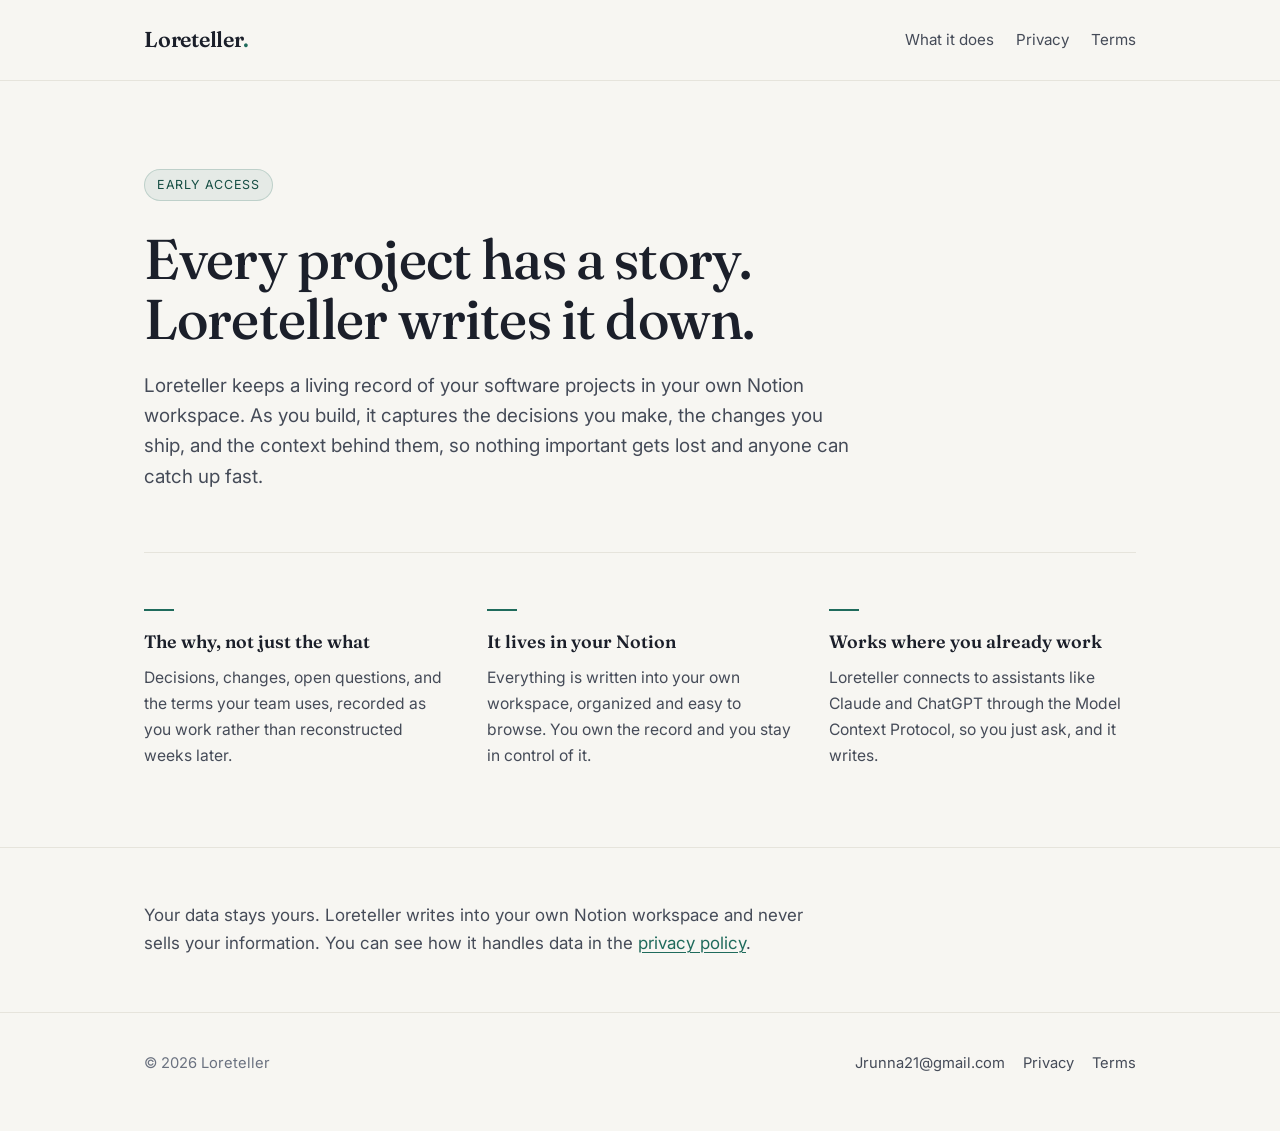
<file: index.html>
<!doctype html>
<html lang="en">
<head>
<meta charset="utf-8">
<meta name="viewport" content="width=device-width, initial-scale=1">
<title>Loreteller</title>
<meta name="description" content="Loreteller keeps a living record of your software projects in your own Notion workspace, capturing the decisions, changes, and context as you build.">
<link rel="preconnect" href="https://fonts.googleapis.com">
<link rel="preconnect" href="https://fonts.gstatic.com" crossorigin>
<link rel="stylesheet" href="/styles.css">
</head>
<body>
<header class="site-header">
  <div class="wrap">
    <a class="wordmark" href="/">Loreteller<span class="dot">.</span></a>
    <nav class="nav" aria-label="Primary">
      <a href="#what">What it does</a>
      <a href="/privacy">Privacy</a>
      <a href="/terms">Terms</a>
    </nav>
  </div>
</header>

<main>
  <section class="hero">
    <div class="wrap">
      <span class="tag">Early access</span>
      <h1>Every project has a story. Loreteller writes it down.</h1>
      <p class="lead">Loreteller keeps a living record of your software projects in your own Notion workspace. As you build, it captures the decisions you make, the changes you ship, and the context behind them, so nothing important gets lost and anyone can catch up fast.</p>
    </div>
  </section>

  <section class="features" id="what">
    <div class="wrap">
      <div class="features-grid">
        <div class="feature">
          <hr class="rule">
          <h3>The why, not just the what</h3>
          <p>Decisions, changes, open questions, and the terms your team uses, recorded as you work rather than reconstructed weeks later.</p>
        </div>
        <div class="feature">
          <hr class="rule">
          <h3>It lives in your Notion</h3>
          <p>Everything is written into your own workspace, organized and easy to browse. You own the record and you stay in control of it.</p>
        </div>
        <div class="feature">
          <hr class="rule">
          <h3>Works where you already work</h3>
          <p>Loreteller connects to assistants like Claude and ChatGPT through the Model Context Protocol, so you just ask, and it writes.</p>
        </div>
      </div>
    </div>
  </section>

  <section class="trust">
    <div class="wrap">
      <p>Your data stays yours. Loreteller writes into your own Notion workspace and never sells your information. You can see how it handles data in the <a href="/privacy">privacy policy</a>.</p>
    </div>
  </section>
</main>

<footer class="site-footer">
  <div class="wrap">
    <div class="row">
      <span>&copy; 2026 Loreteller</span>
      <span class="foot-links">
        <a href="mailto:Jrunna21@gmail.com">Jrunna21@gmail.com</a>
        <a href="/privacy">Privacy</a>
        <a href="/terms">Terms</a>
      </span>
    </div>
  </div>
</footer>
</body>
</html>
</file>
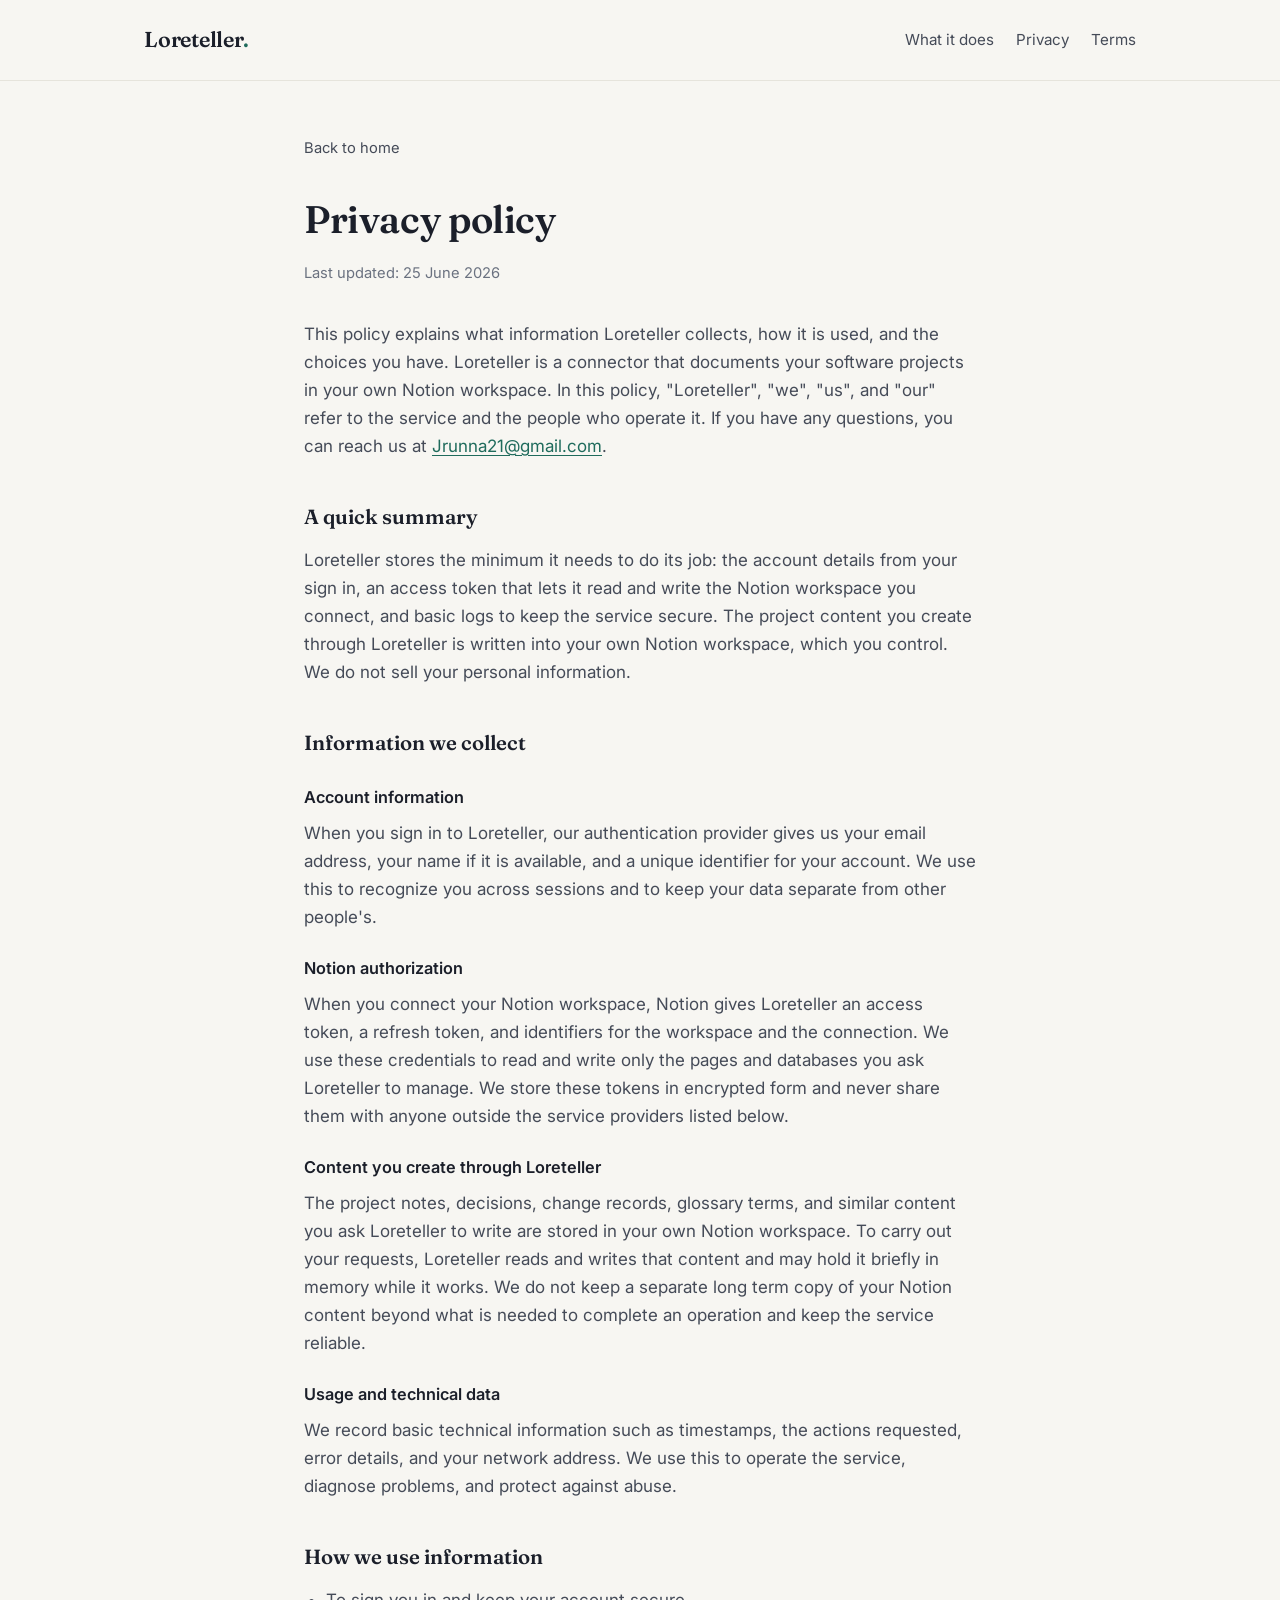
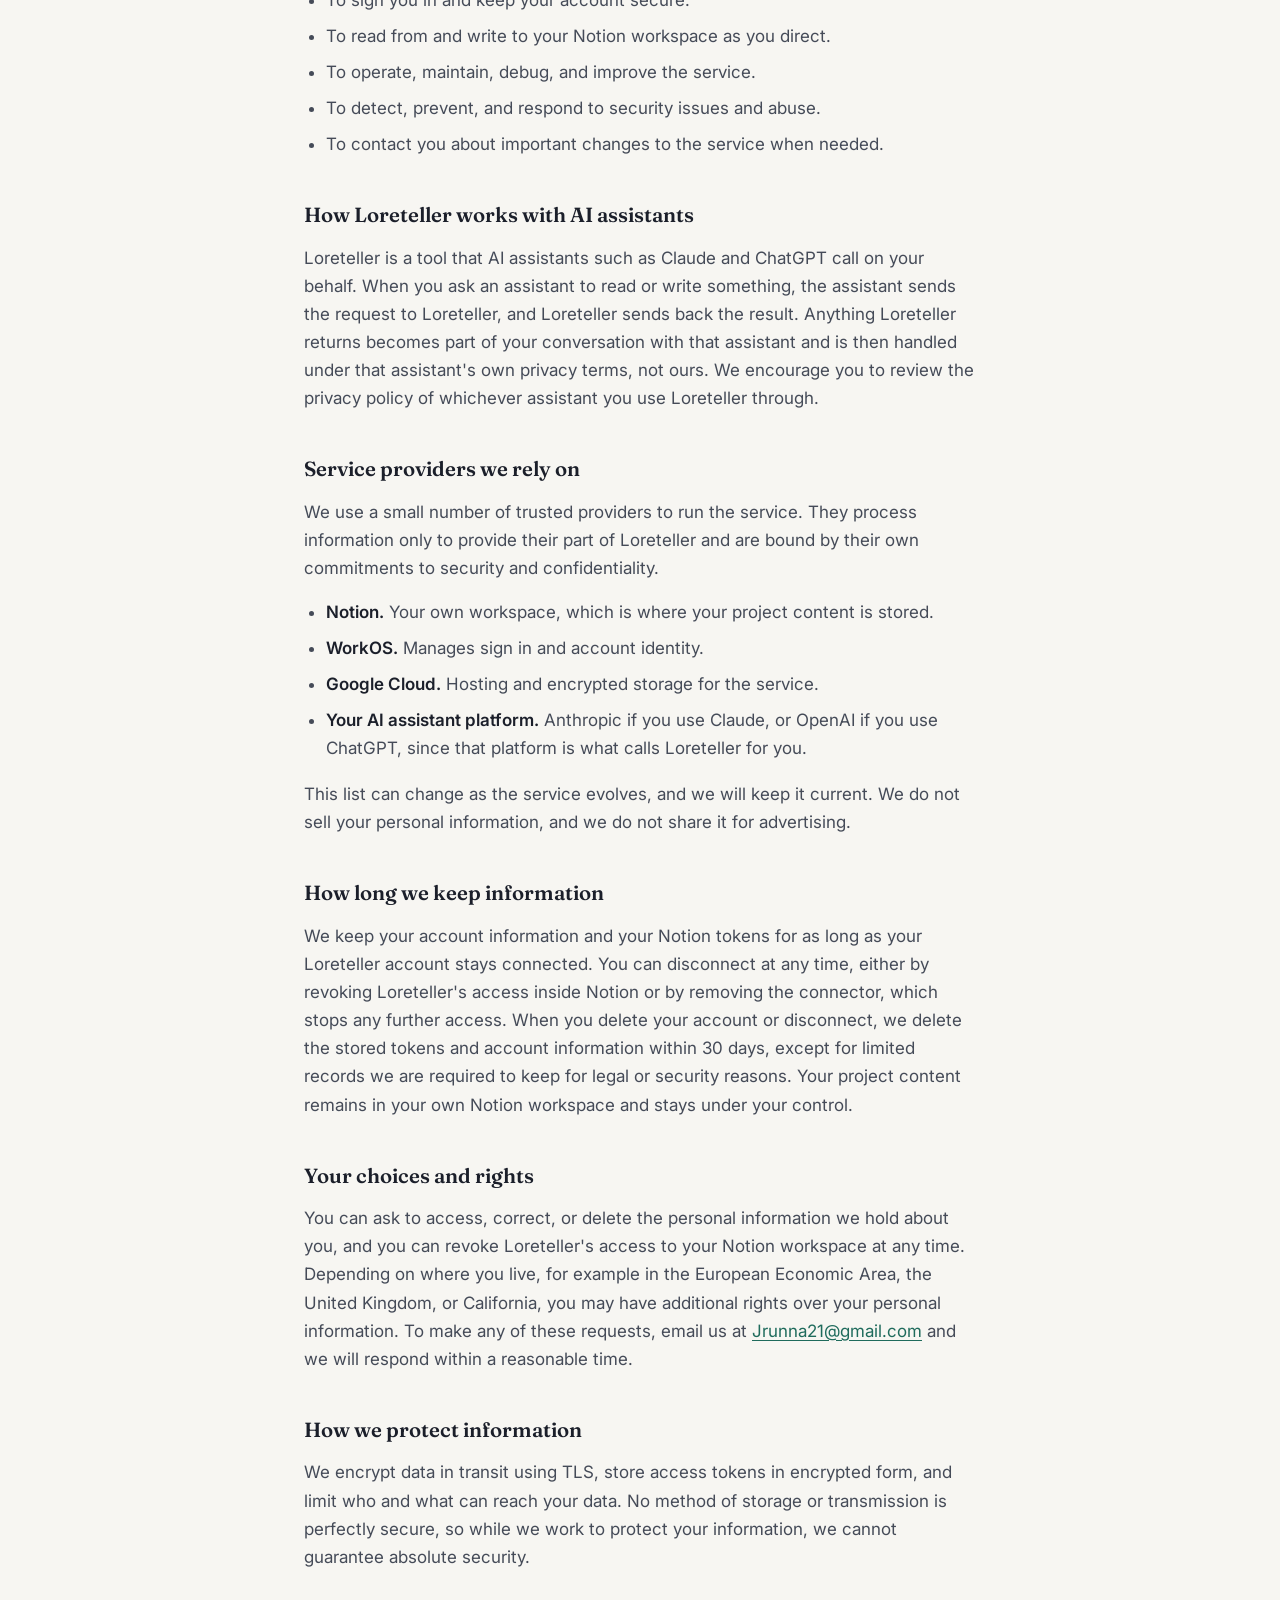
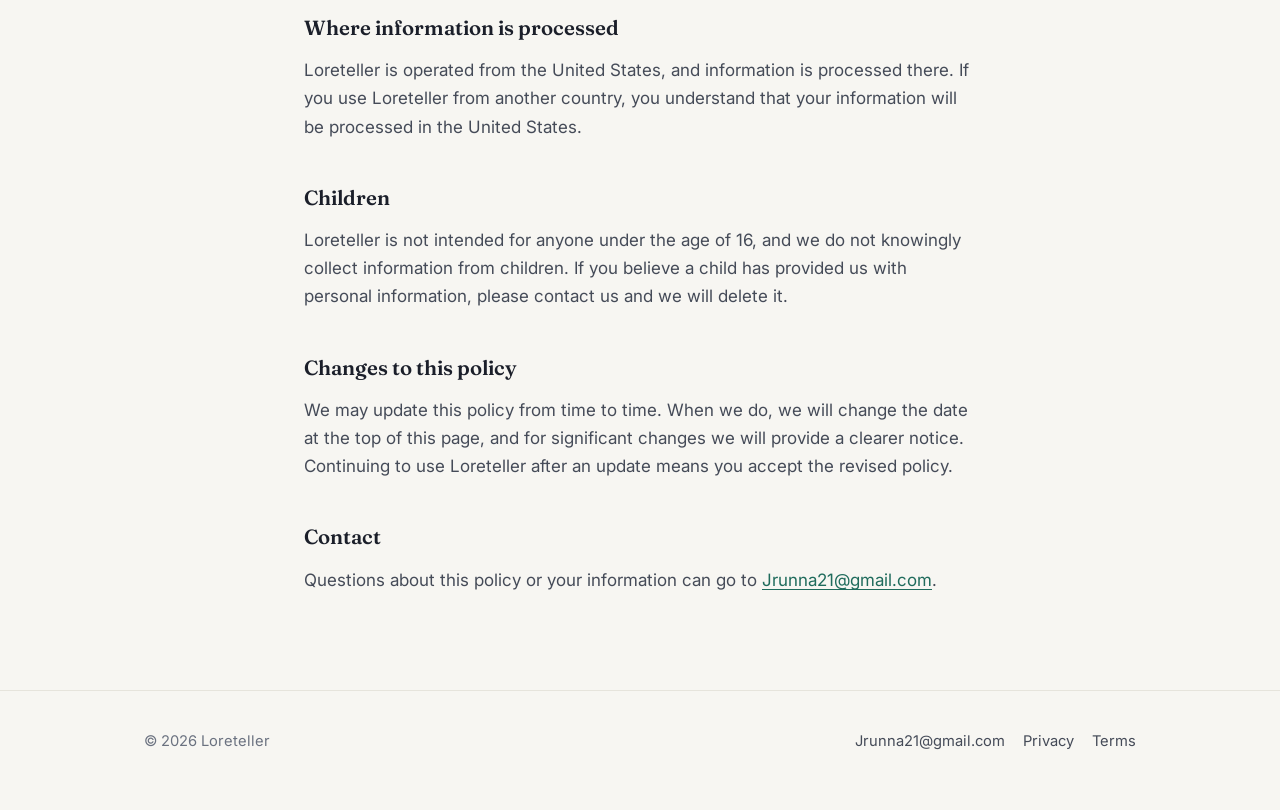
<file: privacy.html>
<!doctype html>
<html lang="en">
<head>
<meta charset="utf-8">
<meta name="viewport" content="width=device-width, initial-scale=1">
<title>Privacy policy | Loreteller</title>
<meta name="description" content="How Loreteller collects, uses, stores, and protects your information.">
<link rel="preconnect" href="https://fonts.googleapis.com">
<link rel="preconnect" href="https://fonts.gstatic.com" crossorigin>
<link rel="stylesheet" href="/styles.css">
</head>
<body>
<header class="site-header">
  <div class="wrap">
    <a class="wordmark" href="/">Loreteller<span class="dot">.</span></a>
    <nav class="nav" aria-label="Primary">
      <a href="/#what">What it does</a>
      <a href="/privacy">Privacy</a>
      <a href="/terms">Terms</a>
    </nav>
  </div>
</header>

<main class="legal">
  <div class="wrap reading">
    <a class="backlink" href="/">Back to home</a>
    <h1>Privacy policy</h1>
    <p class="meta">Last updated: 25 June 2026</p>

    <p>This policy explains what information Loreteller collects, how it is used, and the choices you have. Loreteller is a connector that documents your software projects in your own Notion workspace. In this policy, "Loreteller", "we", "us", and "our" refer to the service and the people who operate it. If you have any questions, you can reach us at <a href="mailto:Jrunna21@gmail.com">Jrunna21@gmail.com</a>.</p>

    <h2>A quick summary</h2>
    <p>Loreteller stores the minimum it needs to do its job: the account details from your sign in, an access token that lets it read and write the Notion workspace you connect, and basic logs to keep the service secure. The project content you create through Loreteller is written into your own Notion workspace, which you control. We do not sell your personal information.</p>

    <h2>Information we collect</h2>
    <h3>Account information</h3>
    <p>When you sign in to Loreteller, our authentication provider gives us your email address, your name if it is available, and a unique identifier for your account. We use this to recognize you across sessions and to keep your data separate from other people's.</p>

    <h3>Notion authorization</h3>
    <p>When you connect your Notion workspace, Notion gives Loreteller an access token, a refresh token, and identifiers for the workspace and the connection. We use these credentials to read and write only the pages and databases you ask Loreteller to manage. We store these tokens in encrypted form and never share them with anyone outside the service providers listed below.</p>

    <h3>Content you create through Loreteller</h3>
    <p>The project notes, decisions, change records, glossary terms, and similar content you ask Loreteller to write are stored in your own Notion workspace. To carry out your requests, Loreteller reads and writes that content and may hold it briefly in memory while it works. We do not keep a separate long term copy of your Notion content beyond what is needed to complete an operation and keep the service reliable.</p>

    <h3>Usage and technical data</h3>
    <p>We record basic technical information such as timestamps, the actions requested, error details, and your network address. We use this to operate the service, diagnose problems, and protect against abuse.</p>

    <h2>How we use information</h2>
    <ul>
      <li>To sign you in and keep your account secure.</li>
      <li>To read from and write to your Notion workspace as you direct.</li>
      <li>To operate, maintain, debug, and improve the service.</li>
      <li>To detect, prevent, and respond to security issues and abuse.</li>
      <li>To contact you about important changes to the service when needed.</li>
    </ul>

    <h2>How Loreteller works with AI assistants</h2>
    <p>Loreteller is a tool that AI assistants such as Claude and ChatGPT call on your behalf. When you ask an assistant to read or write something, the assistant sends the request to Loreteller, and Loreteller sends back the result. Anything Loreteller returns becomes part of your conversation with that assistant and is then handled under that assistant's own privacy terms, not ours. We encourage you to review the privacy policy of whichever assistant you use Loreteller through.</p>

    <h2>Service providers we rely on</h2>
    <p>We use a small number of trusted providers to run the service. They process information only to provide their part of Loreteller and are bound by their own commitments to security and confidentiality.</p>
    <ul>
      <li><strong>Notion.</strong> Your own workspace, which is where your project content is stored.</li>
      <li><strong>WorkOS.</strong> Manages sign in and account identity.</li>
      <li><strong>Google Cloud.</strong> Hosting and encrypted storage for the service.</li>
      <li><strong>Your AI assistant platform.</strong> Anthropic if you use Claude, or OpenAI if you use ChatGPT, since that platform is what calls Loreteller for you.</li>
    </ul>
    <p>This list can change as the service evolves, and we will keep it current. We do not sell your personal information, and we do not share it for advertising.</p>

    <h2>How long we keep information</h2>
    <p>We keep your account information and your Notion tokens for as long as your Loreteller account stays connected. You can disconnect at any time, either by revoking Loreteller's access inside Notion or by removing the connector, which stops any further access. When you delete your account or disconnect, we delete the stored tokens and account information within 30 days, except for limited records we are required to keep for legal or security reasons. Your project content remains in your own Notion workspace and stays under your control.</p>

    <h2>Your choices and rights</h2>
    <p>You can ask to access, correct, or delete the personal information we hold about you, and you can revoke Loreteller's access to your Notion workspace at any time. Depending on where you live, for example in the European Economic Area, the United Kingdom, or California, you may have additional rights over your personal information. To make any of these requests, email us at <a href="mailto:Jrunna21@gmail.com">Jrunna21@gmail.com</a> and we will respond within a reasonable time.</p>

    <h2>How we protect information</h2>
    <p>We encrypt data in transit using TLS, store access tokens in encrypted form, and limit who and what can reach your data. No method of storage or transmission is perfectly secure, so while we work to protect your information, we cannot guarantee absolute security.</p>

    <h2>Where information is processed</h2>
    <p>Loreteller is operated from the United States, and information is processed there. If you use Loreteller from another country, you understand that your information will be processed in the United States.</p>

    <h2>Children</h2>
    <p>Loreteller is not intended for anyone under the age of 16, and we do not knowingly collect information from children. If you believe a child has provided us with personal information, please contact us and we will delete it.</p>

    <h2>Changes to this policy</h2>
    <p>We may update this policy from time to time. When we do, we will change the date at the top of this page, and for significant changes we will provide a clearer notice. Continuing to use Loreteller after an update means you accept the revised policy.</p>

    <h2>Contact</h2>
    <p>Questions about this policy or your information can go to <a href="mailto:Jrunna21@gmail.com">Jrunna21@gmail.com</a>.</p>
  </div>
</main>

<footer class="site-footer">
  <div class="wrap">
    <div class="row">
      <span>&copy; 2026 Loreteller</span>
      <span class="foot-links">
        <a href="mailto:Jrunna21@gmail.com">Jrunna21@gmail.com</a>
        <a href="/privacy">Privacy</a>
        <a href="/terms">Terms</a>
      </span>
    </div>
  </div>
</footer>
</body>
</html>
</file>
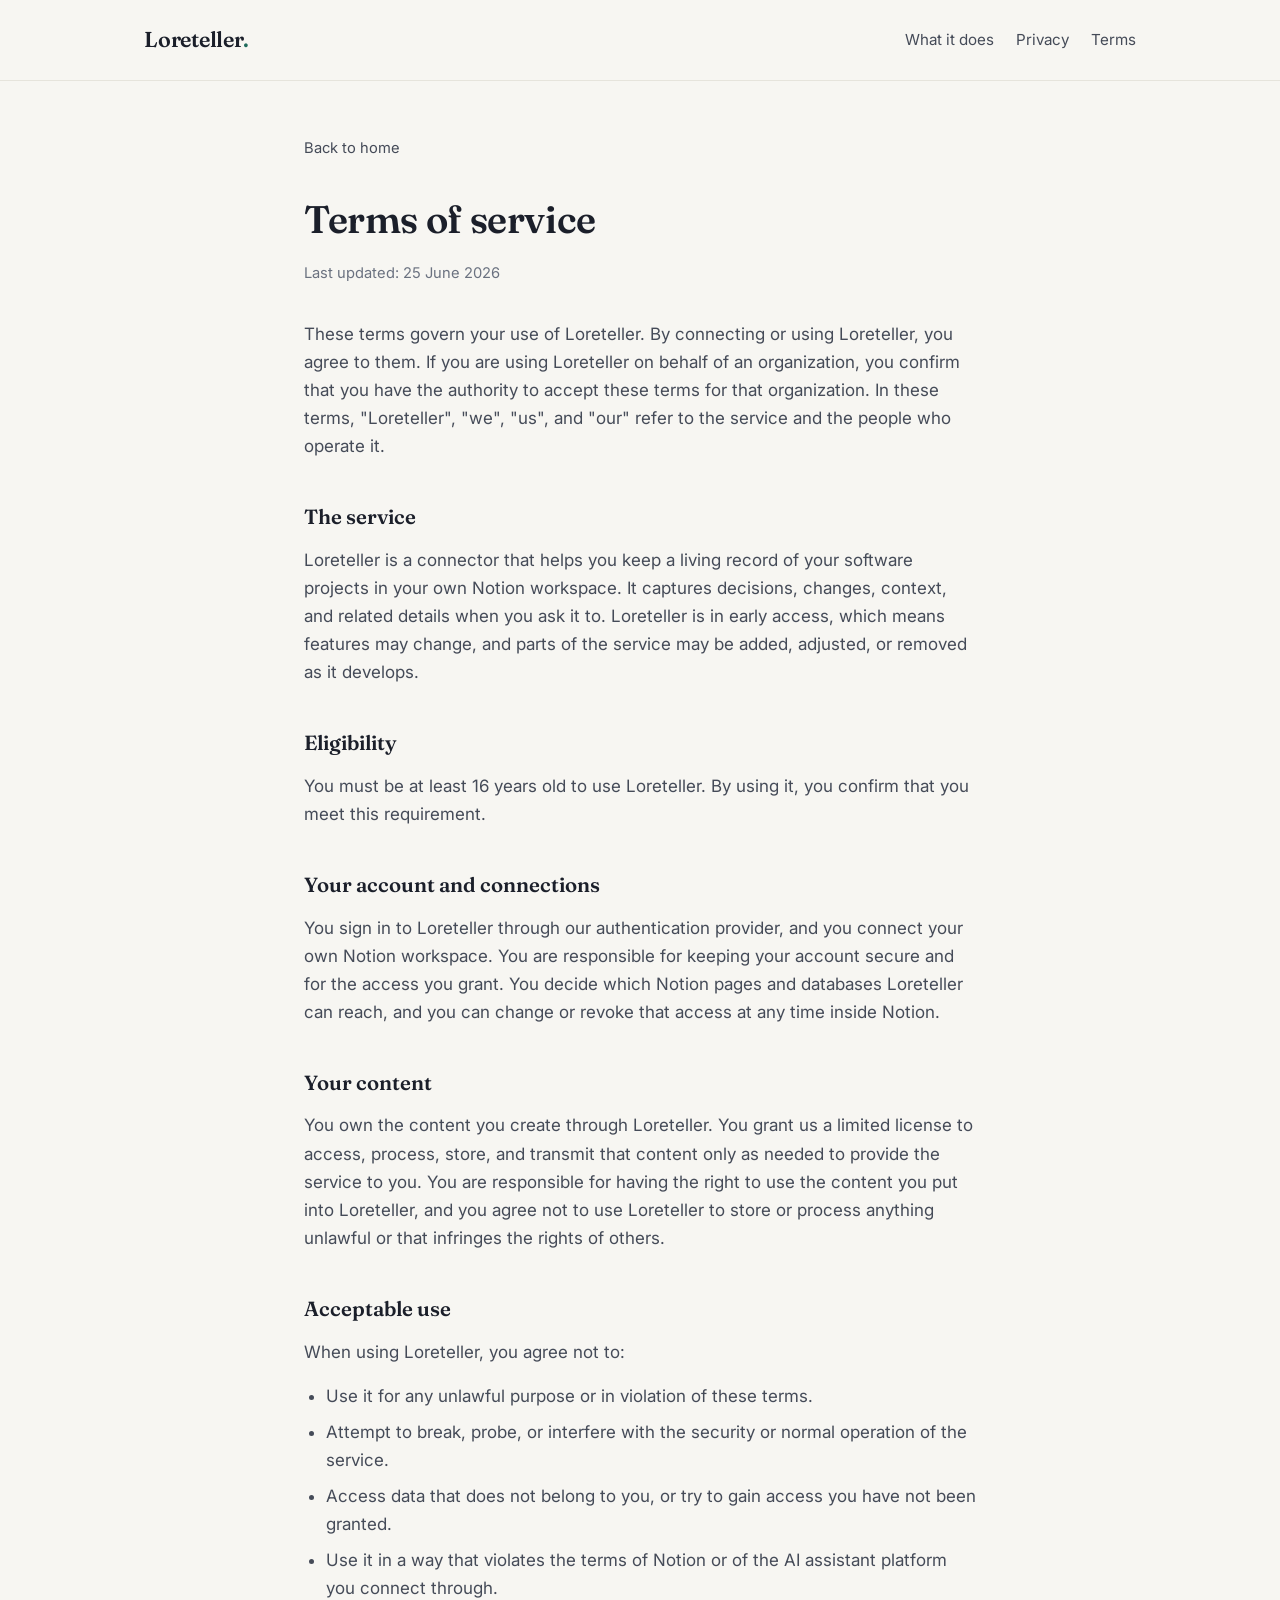
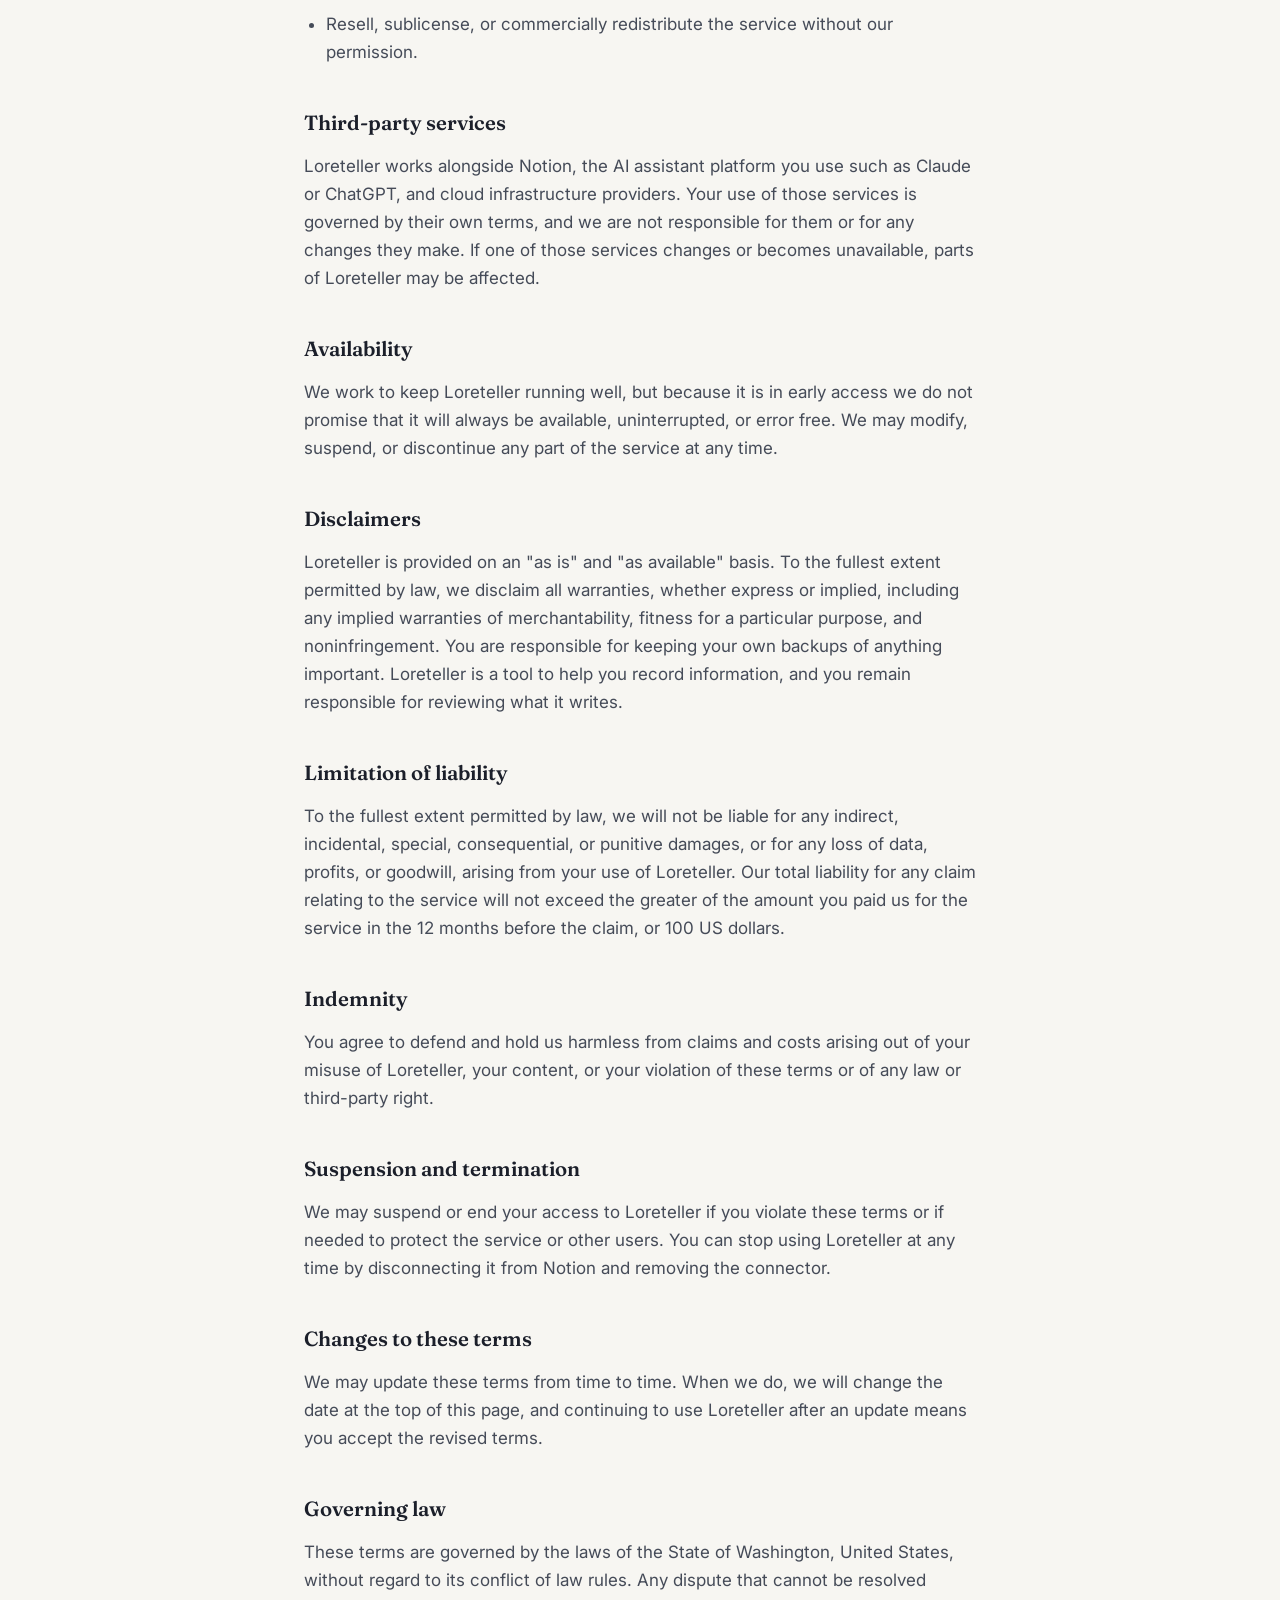
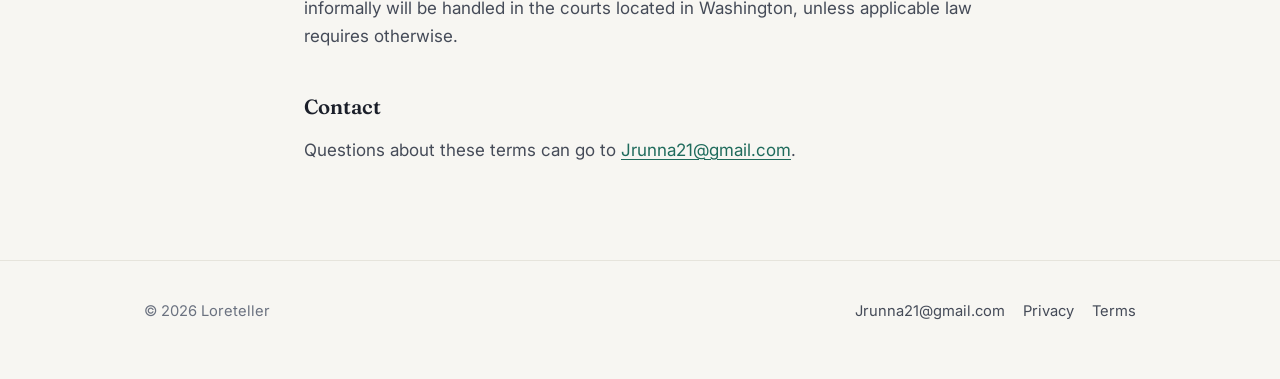
<file: terms.html>
<!doctype html>
<html lang="en">
<head>
<meta charset="utf-8">
<meta name="viewport" content="width=device-width, initial-scale=1">
<title>Terms of service | Loreteller</title>
<meta name="description" content="The terms that govern your use of Loreteller.">
<link rel="preconnect" href="https://fonts.googleapis.com">
<link rel="preconnect" href="https://fonts.gstatic.com" crossorigin>
<link rel="stylesheet" href="/styles.css">
</head>
<body>
<header class="site-header">
  <div class="wrap">
    <a class="wordmark" href="/">Loreteller<span class="dot">.</span></a>
    <nav class="nav" aria-label="Primary">
      <a href="/#what">What it does</a>
      <a href="/privacy">Privacy</a>
      <a href="/terms">Terms</a>
    </nav>
  </div>
</header>

<main class="legal">
  <div class="wrap reading">
    <a class="backlink" href="/">Back to home</a>
    <h1>Terms of service</h1>
    <p class="meta">Last updated: 25 June 2026</p>

    <p>These terms govern your use of Loreteller. By connecting or using Loreteller, you agree to them. If you are using Loreteller on behalf of an organization, you confirm that you have the authority to accept these terms for that organization. In these terms, "Loreteller", "we", "us", and "our" refer to the service and the people who operate it.</p>

    <h2>The service</h2>
    <p>Loreteller is a connector that helps you keep a living record of your software projects in your own Notion workspace. It captures decisions, changes, context, and related details when you ask it to. Loreteller is in early access, which means features may change, and parts of the service may be added, adjusted, or removed as it develops.</p>

    <h2>Eligibility</h2>
    <p>You must be at least 16 years old to use Loreteller. By using it, you confirm that you meet this requirement.</p>

    <h2>Your account and connections</h2>
    <p>You sign in to Loreteller through our authentication provider, and you connect your own Notion workspace. You are responsible for keeping your account secure and for the access you grant. You decide which Notion pages and databases Loreteller can reach, and you can change or revoke that access at any time inside Notion.</p>

    <h2>Your content</h2>
    <p>You own the content you create through Loreteller. You grant us a limited license to access, process, store, and transmit that content only as needed to provide the service to you. You are responsible for having the right to use the content you put into Loreteller, and you agree not to use Loreteller to store or process anything unlawful or that infringes the rights of others.</p>

    <h2>Acceptable use</h2>
    <p>When using Loreteller, you agree not to:</p>
    <ul>
      <li>Use it for any unlawful purpose or in violation of these terms.</li>
      <li>Attempt to break, probe, or interfere with the security or normal operation of the service.</li>
      <li>Access data that does not belong to you, or try to gain access you have not been granted.</li>
      <li>Use it in a way that violates the terms of Notion or of the AI assistant platform you connect through.</li>
      <li>Resell, sublicense, or commercially redistribute the service without our permission.</li>
    </ul>

    <h2>Third-party services</h2>
    <p>Loreteller works alongside Notion, the AI assistant platform you use such as Claude or ChatGPT, and cloud infrastructure providers. Your use of those services is governed by their own terms, and we are not responsible for them or for any changes they make. If one of those services changes or becomes unavailable, parts of Loreteller may be affected.</p>

    <h2>Availability</h2>
    <p>We work to keep Loreteller running well, but because it is in early access we do not promise that it will always be available, uninterrupted, or error free. We may modify, suspend, or discontinue any part of the service at any time.</p>

    <h2>Disclaimers</h2>
    <p>Loreteller is provided on an "as is" and "as available" basis. To the fullest extent permitted by law, we disclaim all warranties, whether express or implied, including any implied warranties of merchantability, fitness for a particular purpose, and noninfringement. You are responsible for keeping your own backups of anything important. Loreteller is a tool to help you record information, and you remain responsible for reviewing what it writes.</p>

    <h2>Limitation of liability</h2>
    <p>To the fullest extent permitted by law, we will not be liable for any indirect, incidental, special, consequential, or punitive damages, or for any loss of data, profits, or goodwill, arising from your use of Loreteller. Our total liability for any claim relating to the service will not exceed the greater of the amount you paid us for the service in the 12 months before the claim, or 100 US dollars.</p>

    <h2>Indemnity</h2>
    <p>You agree to defend and hold us harmless from claims and costs arising out of your misuse of Loreteller, your content, or your violation of these terms or of any law or third-party right.</p>

    <h2>Suspension and termination</h2>
    <p>We may suspend or end your access to Loreteller if you violate these terms or if needed to protect the service or other users. You can stop using Loreteller at any time by disconnecting it from Notion and removing the connector.</p>

    <h2>Changes to these terms</h2>
    <p>We may update these terms from time to time. When we do, we will change the date at the top of this page, and continuing to use Loreteller after an update means you accept the revised terms.</p>

    <h2>Governing law</h2>
    <p>These terms are governed by the laws of the State of Washington, United States, without regard to its conflict of law rules. Any dispute that cannot be resolved informally will be handled in the courts located in Washington, unless applicable law requires otherwise.</p>

    <h2>Contact</h2>
    <p>Questions about these terms can go to <a href="mailto:Jrunna21@gmail.com">Jrunna21@gmail.com</a>.</p>
  </div>
</main>

<footer class="site-footer">
  <div class="wrap">
    <div class="row">
      <span>&copy; 2026 Loreteller</span>
      <span class="foot-links">
        <a href="mailto:Jrunna21@gmail.com">Jrunna21@gmail.com</a>
        <a href="/privacy">Privacy</a>
        <a href="/terms">Terms</a>
      </span>
    </div>
  </div>
</footer>
</body>
</html>
</file>
<file: styles.css>
@import url('https://fonts.googleapis.com/css2?family=Fraunces:opsz,wght@9..144,400;9..144,500;9..144,600&family=Inter:wght@400;500;600&display=swap');

:root{
  --paper:#f7f6f2;
  --card:#ffffff;
  --ink:#1b1f2a;
  --ink-soft:#454b58;
  --ink-faint:#6b7280;
  --accent:#1f6b5c;
  --accent-deep:#154e43;
  --accent-wash:rgba(31,107,92,0.08);
  --accent-edge:rgba(31,107,92,0.20);
  --hairline:#e6e4dc;
  --display:'Fraunces',Georgia,'Times New Roman',serif;
  --body:'Inter',system-ui,-apple-system,'Segoe UI',Roboto,sans-serif;
}

*,*::before,*::after{box-sizing:border-box;}
html{-webkit-text-size-adjust:100%;}
body{
  margin:0;
  background:var(--paper);
  color:var(--ink);
  font-family:var(--body);
  font-size:17px;
  line-height:1.65;
  -webkit-font-smoothing:antialiased;
  text-rendering:optimizeLegibility;
}
a{color:var(--accent);text-underline-offset:3px;text-decoration-thickness:1px;}
a:hover{color:var(--accent-deep);}
:focus-visible{outline:2px solid var(--accent);outline-offset:3px;border-radius:2px;}

.wrap{width:100%;max-width:1040px;margin:0 auto;padding:0 24px;}
.reading{max-width:720px;}

.site-header{border-bottom:1px solid var(--hairline);background:var(--paper);}
.site-header .wrap{display:flex;align-items:center;justify-content:space-between;gap:20px;padding-top:22px;padding-bottom:22px;}
.wordmark{font-family:var(--display);font-weight:600;font-size:1.35rem;letter-spacing:-0.01em;color:var(--ink);text-decoration:none;}
.wordmark .dot{color:var(--accent);}
.nav{display:flex;gap:22px;font-size:0.95rem;}
.nav a{color:var(--ink-soft);text-decoration:none;}
.nav a:hover{color:var(--ink);}

.hero{padding:88px 0 60px;}
.tag{display:inline-block;font-size:0.78rem;letter-spacing:0.05em;text-transform:uppercase;color:var(--accent-deep);background:var(--accent-wash);border:1px solid var(--accent-edge);padding:5px 12px;border-radius:999px;margin-bottom:28px;}
.hero h1{font-family:var(--display);font-weight:500;font-size:clamp(2.2rem,5.2vw,3.5rem);line-height:1.07;letter-spacing:-0.015em;margin:0 0 22px;max-width:17ch;}
.hero .lead{font-size:1.18rem;line-height:1.6;color:var(--ink-soft);max-width:60ch;margin:0;}

.features{padding:0 0 78px;}
.features-grid{display:grid;grid-template-columns:repeat(3,1fr);gap:36px;padding-top:14px;border-top:1px solid var(--hairline);margin-top:0;}
.feature .rule{width:30px;height:2px;background:var(--accent);border:0;margin:42px 0 16px;}
.feature h3{font-family:var(--display);font-weight:600;font-size:1.12rem;margin:0 0 9px;color:var(--ink);}
.feature p{margin:0;color:var(--ink-soft);font-size:0.98rem;}

.trust{border-top:1px solid var(--hairline);padding:54px 0;}
.trust p{font-size:1.06rem;color:var(--ink-soft);max-width:62ch;margin:0;}

.site-footer{border-top:1px solid var(--hairline);padding:38px 0 56px;color:var(--ink-faint);font-size:0.92rem;}
.site-footer .row{display:flex;flex-wrap:wrap;gap:16px;align-items:center;justify-content:space-between;}
.site-footer a{color:var(--ink-soft);text-decoration:none;}
.site-footer a:hover{color:var(--ink);}
.foot-links{display:flex;gap:18px;flex-wrap:wrap;}

.legal{padding:52px 0 80px;}
.legal h1{font-family:var(--display);font-weight:600;font-size:clamp(1.9rem,4vw,2.4rem);letter-spacing:-0.01em;margin:0 0 10px;color:var(--ink);}
.legal .meta{color:var(--ink-faint);font-size:0.92rem;margin:0 0 34px;}
.legal h2{font-family:var(--display);font-weight:600;font-size:1.28rem;margin:40px 0 12px;color:var(--ink);}
.legal h3{font-size:1.02rem;font-weight:600;margin:24px 0 8px;color:var(--ink);}
.legal p,.legal li{color:var(--ink-soft);}
.legal p{margin:0 0 16px;}
.legal ul{margin:0 0 18px;padding-left:22px;}
.legal li{margin:0 0 8px;}
.legal strong{color:var(--ink);font-weight:600;}
.backlink{display:inline-block;margin-bottom:28px;font-size:0.92rem;color:var(--ink-soft);text-decoration:none;}
.backlink:hover{color:var(--ink);}

@media (max-width:760px){
  body{font-size:16px;}
  .features-grid{grid-template-columns:1fr;gap:8px;}
  .feature .rule{margin-top:34px;}
  .hero{padding:56px 0 44px;}
  .nav{gap:15px;font-size:0.9rem;}
}
@media (prefers-reduced-motion:reduce){
  *{animation:none !important;transition:none !important;scroll-behavior:auto !important;}
}
</file>
